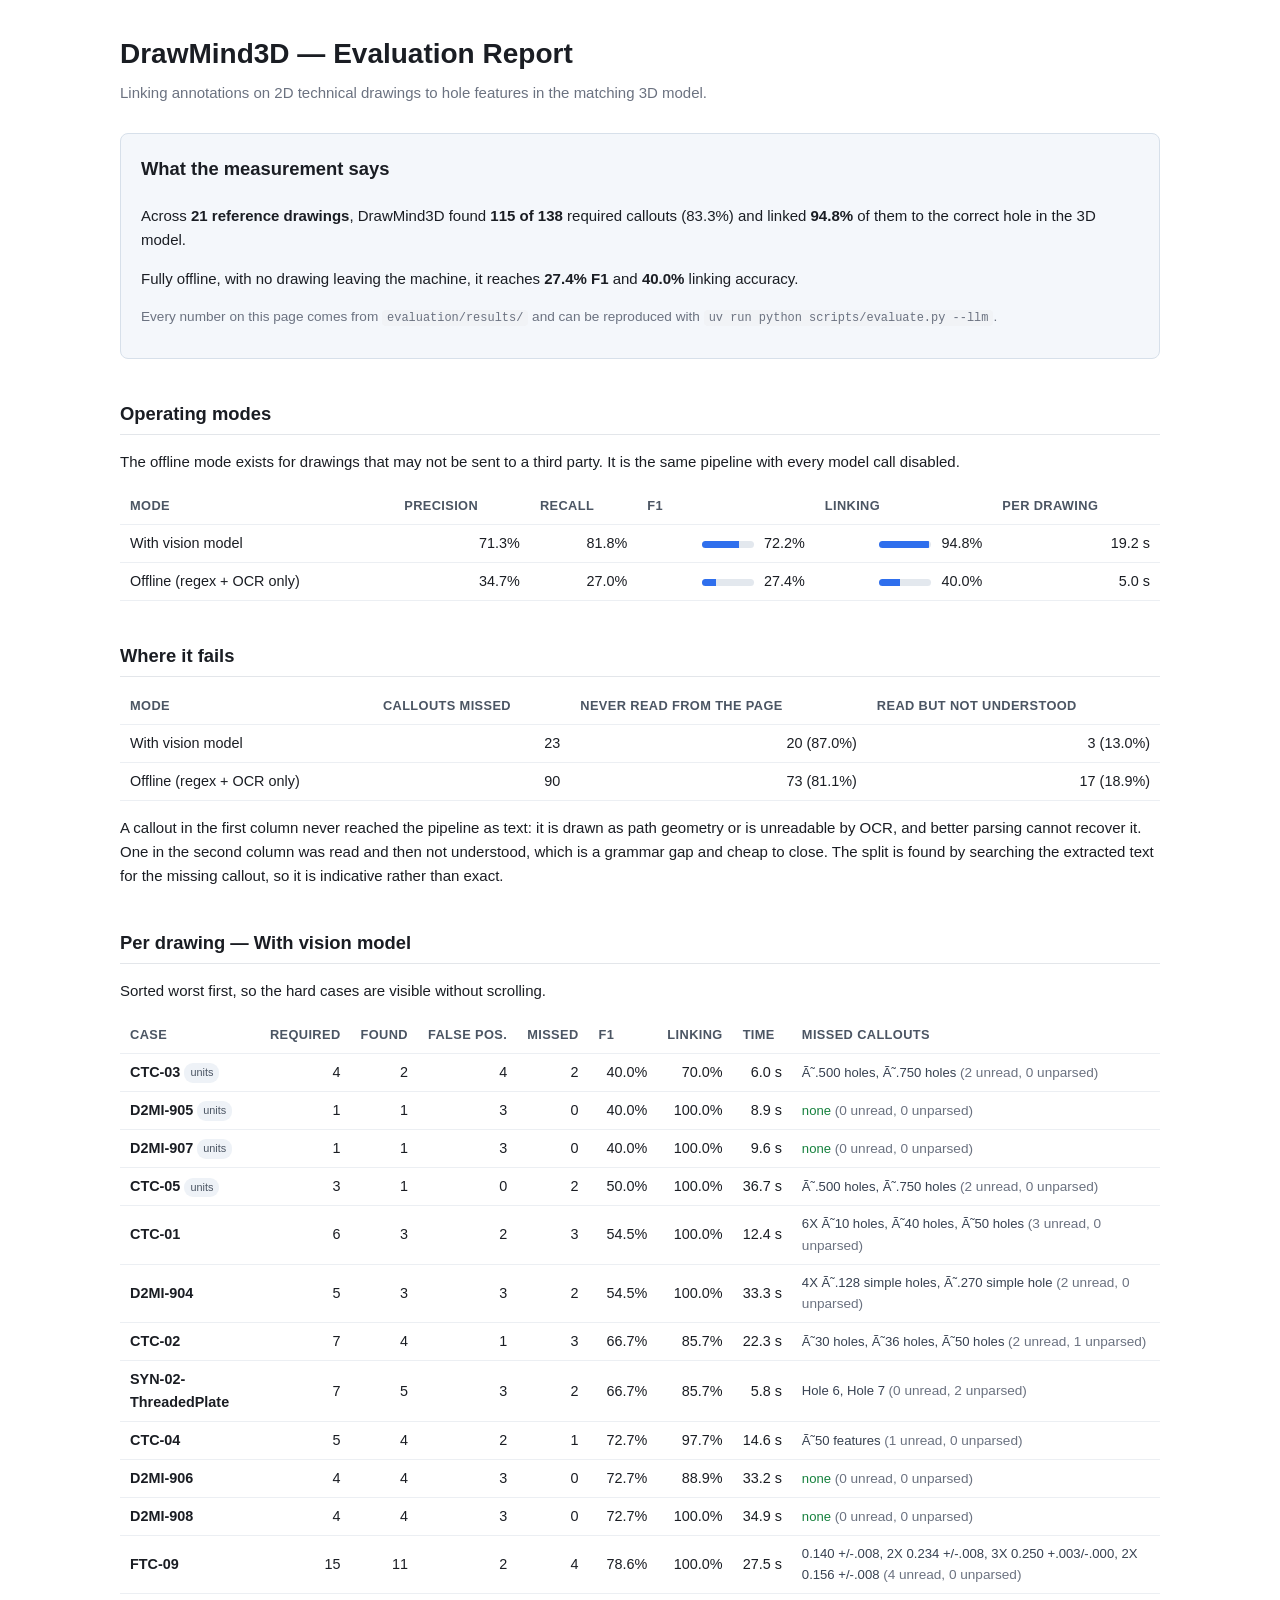
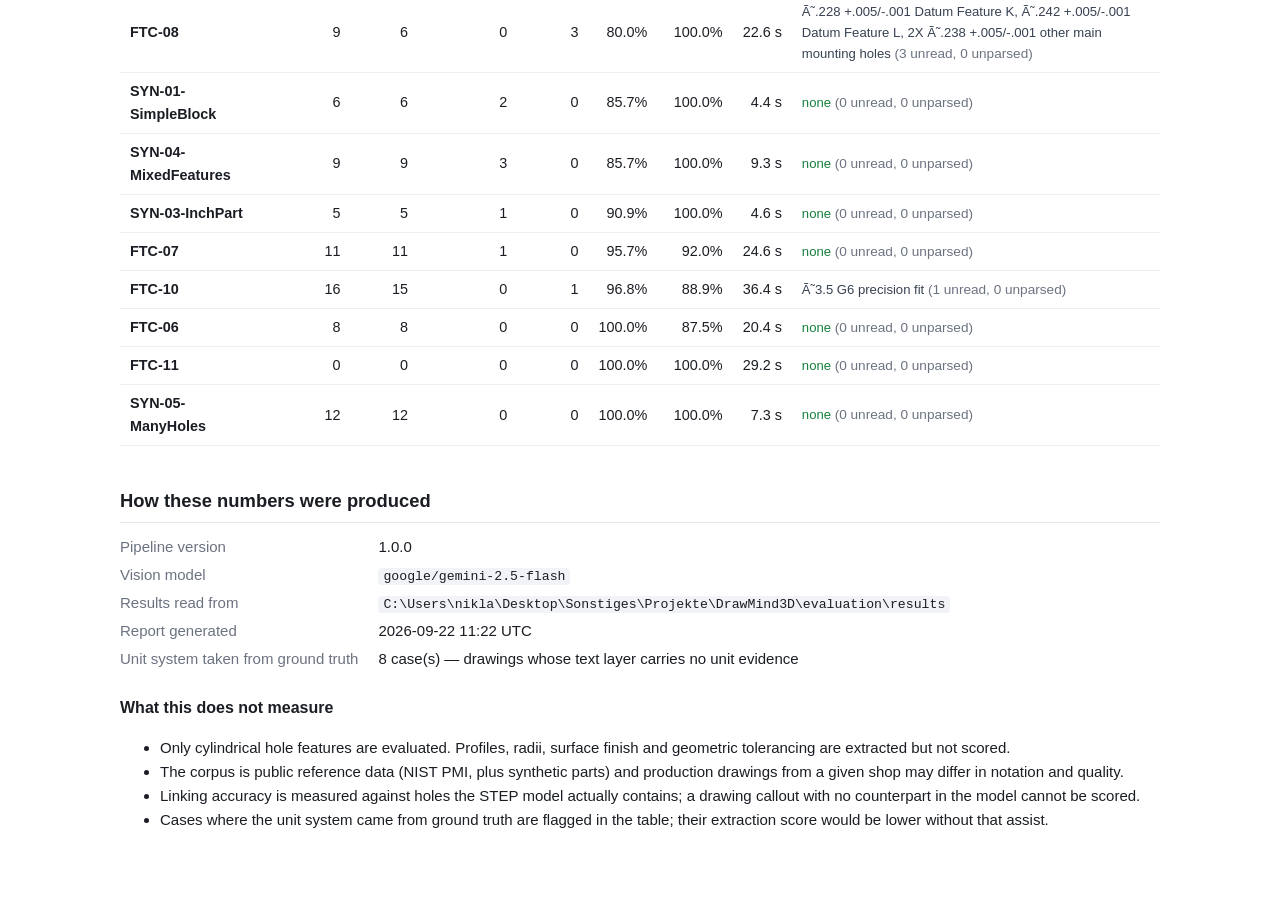
<file: evaluation/report.html>
<!doctype html>
<html lang="en">
<head>
<meta charset="utf-8">
<meta name="viewport" content="width=device-width, initial-scale=1">
<title>DrawMind3D Evaluation Report</title>
<style>
:root { color-scheme: light dark; }
* { box-sizing: border-box; }
body { font: 15px/1.6 -apple-system, "Segoe UI", Roboto, sans-serif;
       margin: 0 auto; max-width: 1080px; padding: 32px 20px 64px;
       color: #1a1d23; background: #fff; }
h1 { font-size: 1.75rem; margin: 0 0 4px; }
h2 { font-size: 1.15rem; margin: 40px 0 12px; padding-bottom: 6px;
     border-bottom: 1px solid #e3e6ea; }
h3 { font-size: 1rem; margin: 24px 0 8px; }
.sub { color: #6b7280; margin: 0 0 8px; }
.verdict { background: #f4f7fb; border: 1px solid #d7e0ea; border-radius: 8px;
           padding: 4px 20px 16px; margin-top: 28px; }
.verdict h2 { border: none; margin-top: 16px; }
table { border-collapse: collapse; width: 100%; font-size: 0.9rem; }
th, td { text-align: left; padding: 7px 10px; border-bottom: 1px solid #eceff3; }
th { font-weight: 600; color: #4b5563; font-size: 0.8rem; text-transform: uppercase;
     letter-spacing: 0.03em; }
td.num { text-align: right; white-space: nowrap; font-variant-numeric: tabular-nums; }
td.missed { font-size: 0.82rem; color: #374151; }
tbody tr:hover { background: #f8fafc; }
.bar { display: inline-block; width: 52px; height: 7px; border-radius: 4px;
       background: #e3e8ee; vertical-align: middle; margin-right: 6px; overflow: hidden; }
.bar-fill { display: block; height: 100%; background: #2f6fed; }
.muted { color: #6b7280; font-size: 0.85rem; }
.warn { background: #fff4e5; border-left: 3px solid #d97706; padding: 10px 14px;
        border-radius: 4px; }
.ok { color: #15803d; }
.flag { display: inline-block; font-size: 0.68rem; padding: 1px 6px; border-radius: 9px;
        background: #eef2f7; color: #4b5563; vertical-align: middle; cursor: help; }
.flag.bad { background: #fdeaea; color: #b91c1c; }
.scroll { overflow-x: auto; }
dl { display: grid; grid-template-columns: max-content 1fr; gap: 4px 20px; margin: 0; }
dt { color: #6b7280; }
dd { margin: 0; }
code { background: #f1f3f6; padding: 1px 5px; border-radius: 4px; font-size: 0.88em; }
@media (prefers-color-scheme: dark) {
  body { background: #14171c; color: #e6e8eb; }
  h2 { border-color: #2a2f38; }
  .verdict { background: #1a1f27; border-color: #2c333d; }
  th, td { border-color: #242932; }
  th { color: #9aa4b2; }
  tbody tr:hover { background: #1b2028; }
  .bar { background: #2a303a; }
  .muted, dt { color: #9aa4b2; }
  .flag { background: #232a34; color: #9aa4b2; }
  .flag.bad { background: #3a1f1f; color: #f87171; }
  .warn { background: #2e2314; border-left-color: #f59e0b; }
  code { background: #232a34; }
  .ok { color: #4ade80; }
}
@media print { body { max-width: none; } .verdict { background: none; } }
</style>
</head>
<body>
<h1>DrawMind3D &mdash; Evaluation Report</h1><p class="sub">Linking annotations on 2D technical drawings to hole features in the matching 3D model.</p>
    <section class="verdict">
      <h2>What the measurement says</h2>
      
      <p>Across <strong>21 reference drawings</strong>, DrawMind3D found
      <strong>115 of 138</strong> required callouts (83.3%) and linked
      <strong>94.8%</strong> of them to the correct hole in the 3D model.</p>
      <p>Fully offline, with no drawing leaving the machine, it reaches <strong>27.4% F1</strong> and <strong>40.0%</strong> linking accuracy.</p>
      <p class="muted">Every number on this page comes from
      <code>evaluation/results/</code> and can be reproduced with
      <code>uv run python scripts/evaluate.py --llm</code>.</p>
    </section>
    
    <section>
      <h2>Operating modes</h2>
      <p>The offline mode exists for drawings that may not be sent to a third party.
      It is the same pipeline with every model call disabled.</p>
      <table>
        <thead><tr><th>Mode</th><th>Precision</th><th>Recall</th><th>F1</th>
        <th>Linking</th><th>Per drawing</th></tr></thead>
        <tbody><tr>
              <td>With vision model</td>
              <td class="num">71.3%</td>
              <td class="num">81.8%</td>
              <td class="num"><span class="bar"><span class="bar-fill" style="width:72.2%"></span></span> 72.2%</td>
              <td class="num"><span class="bar"><span class="bar-fill" style="width:94.8%"></span></span> 94.8%</td>
              <td class="num">19.2 s</td>
            </tr><tr>
              <td>Offline (regex + OCR only)</td>
              <td class="num">34.7%</td>
              <td class="num">27.0%</td>
              <td class="num"><span class="bar"><span class="bar-fill" style="width:27.4%"></span></span> 27.4%</td>
              <td class="num"><span class="bar"><span class="bar-fill" style="width:40.0%"></span></span> 40.0%</td>
              <td class="num">5.0 s</td>
            </tr></tbody>
      </table>
    </section>
    <section><h2>Where it fails</h2>
        <table>
          <thead><tr><th>Mode</th><th>Callouts missed</th>
          <th>Never read from the page</th><th>Read but not understood</th></tr></thead>
          <tbody><tr>
              <td>With vision model</td>
              <td class="num">23</td>
              <td class="num">20 (87.0%)</td>
              <td class="num">3 (13.0%)</td>
            </tr><tr>
              <td>Offline (regex + OCR only)</td>
              <td class="num">90</td>
              <td class="num">73 (81.1%)</td>
              <td class="num">17 (18.9%)</td>
            </tr></tbody>
        </table>
        <p>A callout in the first column never reached the pipeline as text: it is drawn
        as path geometry or is unreadable by OCR, and better parsing cannot recover it.
        One in the second column was read and then not understood, which is a grammar gap
        and cheap to close. The split is found by searching the extracted text for the
        missing callout, so it is indicative rather than exact.</p>
        </section>
    <section>
      <h2>Per drawing &mdash; With vision model</h2>
      <p>Sorted worst first, so the hard cases are visible without scrolling.</p>
      <div class="scroll">
      <table>
        <thead><tr><th>Case</th><th>Required</th><th>Found</th><th>False&nbsp;pos.</th>
        <th>Missed</th><th>F1</th><th>Linking</th><th>Time</th><th>Missed callouts</th></tr></thead>
        <tbody><tr>
              <td><strong>CTC-03</strong> <span class='flag' title='Unit system taken from ground truth'>units</span></td>
              <td class="num">4</td>
              <td class="num">2</td>
              <td class="num">4</td>
              <td class="num">2</td>
              <td class="num">40.0%</td>
              <td class="num">70.0%</td>
              <td class="num">6.0 s</td>
              <td class="missed">Ã˜.500 holes, Ã˜.750 holes <span class="muted">(2 unread, 0 unparsed)</span></td>
            </tr><tr>
              <td><strong>D2MI-905</strong> <span class='flag' title='Unit system taken from ground truth'>units</span></td>
              <td class="num">1</td>
              <td class="num">1</td>
              <td class="num">3</td>
              <td class="num">0</td>
              <td class="num">40.0%</td>
              <td class="num">100.0%</td>
              <td class="num">8.9 s</td>
              <td class="missed"><span class='ok'>none</span> <span class="muted">(0 unread, 0 unparsed)</span></td>
            </tr><tr>
              <td><strong>D2MI-907</strong> <span class='flag' title='Unit system taken from ground truth'>units</span></td>
              <td class="num">1</td>
              <td class="num">1</td>
              <td class="num">3</td>
              <td class="num">0</td>
              <td class="num">40.0%</td>
              <td class="num">100.0%</td>
              <td class="num">9.6 s</td>
              <td class="missed"><span class='ok'>none</span> <span class="muted">(0 unread, 0 unparsed)</span></td>
            </tr><tr>
              <td><strong>CTC-05</strong> <span class='flag' title='Unit system taken from ground truth'>units</span></td>
              <td class="num">3</td>
              <td class="num">1</td>
              <td class="num">0</td>
              <td class="num">2</td>
              <td class="num">50.0%</td>
              <td class="num">100.0%</td>
              <td class="num">36.7 s</td>
              <td class="missed">Ã˜.500 holes, Ã˜.750 holes <span class="muted">(2 unread, 0 unparsed)</span></td>
            </tr><tr>
              <td><strong>CTC-01</strong> </td>
              <td class="num">6</td>
              <td class="num">3</td>
              <td class="num">2</td>
              <td class="num">3</td>
              <td class="num">54.5%</td>
              <td class="num">100.0%</td>
              <td class="num">12.4 s</td>
              <td class="missed">6X Ã˜10 holes, Ã˜40 holes, Ã˜50 holes <span class="muted">(3 unread, 0 unparsed)</span></td>
            </tr><tr>
              <td><strong>D2MI-904</strong> </td>
              <td class="num">5</td>
              <td class="num">3</td>
              <td class="num">3</td>
              <td class="num">2</td>
              <td class="num">54.5%</td>
              <td class="num">100.0%</td>
              <td class="num">33.3 s</td>
              <td class="missed">4X Ã˜.128 simple holes, Ã˜.270 simple hole <span class="muted">(2 unread, 0 unparsed)</span></td>
            </tr><tr>
              <td><strong>CTC-02</strong> </td>
              <td class="num">7</td>
              <td class="num">4</td>
              <td class="num">1</td>
              <td class="num">3</td>
              <td class="num">66.7%</td>
              <td class="num">85.7%</td>
              <td class="num">22.3 s</td>
              <td class="missed">Ã˜30 holes, Ã˜36 holes, Ã˜50 holes <span class="muted">(2 unread, 1 unparsed)</span></td>
            </tr><tr>
              <td><strong>SYN-02-ThreadedPlate</strong> </td>
              <td class="num">7</td>
              <td class="num">5</td>
              <td class="num">3</td>
              <td class="num">2</td>
              <td class="num">66.7%</td>
              <td class="num">85.7%</td>
              <td class="num">5.8 s</td>
              <td class="missed">Hole 6, Hole 7 <span class="muted">(0 unread, 2 unparsed)</span></td>
            </tr><tr>
              <td><strong>CTC-04</strong> </td>
              <td class="num">5</td>
              <td class="num">4</td>
              <td class="num">2</td>
              <td class="num">1</td>
              <td class="num">72.7%</td>
              <td class="num">97.7%</td>
              <td class="num">14.6 s</td>
              <td class="missed">Ã˜50 features <span class="muted">(1 unread, 0 unparsed)</span></td>
            </tr><tr>
              <td><strong>D2MI-906</strong> </td>
              <td class="num">4</td>
              <td class="num">4</td>
              <td class="num">3</td>
              <td class="num">0</td>
              <td class="num">72.7%</td>
              <td class="num">88.9%</td>
              <td class="num">33.2 s</td>
              <td class="missed"><span class='ok'>none</span> <span class="muted">(0 unread, 0 unparsed)</span></td>
            </tr><tr>
              <td><strong>D2MI-908</strong> </td>
              <td class="num">4</td>
              <td class="num">4</td>
              <td class="num">3</td>
              <td class="num">0</td>
              <td class="num">72.7%</td>
              <td class="num">100.0%</td>
              <td class="num">34.9 s</td>
              <td class="missed"><span class='ok'>none</span> <span class="muted">(0 unread, 0 unparsed)</span></td>
            </tr><tr>
              <td><strong>FTC-09</strong> </td>
              <td class="num">15</td>
              <td class="num">11</td>
              <td class="num">2</td>
              <td class="num">4</td>
              <td class="num">78.6%</td>
              <td class="num">100.0%</td>
              <td class="num">27.5 s</td>
              <td class="missed">0.140 +/-.008, 2X 0.234 +/-.008, 3X 0.250 +.003/-.000, 2X 0.156 +/-.008 <span class="muted">(4 unread, 0 unparsed)</span></td>
            </tr><tr>
              <td><strong>FTC-08</strong> </td>
              <td class="num">9</td>
              <td class="num">6</td>
              <td class="num">0</td>
              <td class="num">3</td>
              <td class="num">80.0%</td>
              <td class="num">100.0%</td>
              <td class="num">22.6 s</td>
              <td class="missed">Ã˜.228 +.005/-.001 Datum Feature K, Ã˜.242 +.005/-.001 Datum Feature L, 2X Ã˜.238 +.005/-.001 other main mounting holes <span class="muted">(3 unread, 0 unparsed)</span></td>
            </tr><tr>
              <td><strong>SYN-01-SimpleBlock</strong> </td>
              <td class="num">6</td>
              <td class="num">6</td>
              <td class="num">2</td>
              <td class="num">0</td>
              <td class="num">85.7%</td>
              <td class="num">100.0%</td>
              <td class="num">4.4 s</td>
              <td class="missed"><span class='ok'>none</span> <span class="muted">(0 unread, 0 unparsed)</span></td>
            </tr><tr>
              <td><strong>SYN-04-MixedFeatures</strong> </td>
              <td class="num">9</td>
              <td class="num">9</td>
              <td class="num">3</td>
              <td class="num">0</td>
              <td class="num">85.7%</td>
              <td class="num">100.0%</td>
              <td class="num">9.3 s</td>
              <td class="missed"><span class='ok'>none</span> <span class="muted">(0 unread, 0 unparsed)</span></td>
            </tr><tr>
              <td><strong>SYN-03-InchPart</strong> </td>
              <td class="num">5</td>
              <td class="num">5</td>
              <td class="num">1</td>
              <td class="num">0</td>
              <td class="num">90.9%</td>
              <td class="num">100.0%</td>
              <td class="num">4.6 s</td>
              <td class="missed"><span class='ok'>none</span> <span class="muted">(0 unread, 0 unparsed)</span></td>
            </tr><tr>
              <td><strong>FTC-07</strong> </td>
              <td class="num">11</td>
              <td class="num">11</td>
              <td class="num">1</td>
              <td class="num">0</td>
              <td class="num">95.7%</td>
              <td class="num">92.0%</td>
              <td class="num">24.6 s</td>
              <td class="missed"><span class='ok'>none</span> <span class="muted">(0 unread, 0 unparsed)</span></td>
            </tr><tr>
              <td><strong>FTC-10</strong> </td>
              <td class="num">16</td>
              <td class="num">15</td>
              <td class="num">0</td>
              <td class="num">1</td>
              <td class="num">96.8%</td>
              <td class="num">88.9%</td>
              <td class="num">36.4 s</td>
              <td class="missed">Ã˜3.5 G6 precision fit <span class="muted">(1 unread, 0 unparsed)</span></td>
            </tr><tr>
              <td><strong>FTC-06</strong> </td>
              <td class="num">8</td>
              <td class="num">8</td>
              <td class="num">0</td>
              <td class="num">0</td>
              <td class="num">100.0%</td>
              <td class="num">87.5%</td>
              <td class="num">20.4 s</td>
              <td class="missed"><span class='ok'>none</span> <span class="muted">(0 unread, 0 unparsed)</span></td>
            </tr><tr>
              <td><strong>FTC-11</strong> </td>
              <td class="num">0</td>
              <td class="num">0</td>
              <td class="num">0</td>
              <td class="num">0</td>
              <td class="num">100.0%</td>
              <td class="num">100.0%</td>
              <td class="num">29.2 s</td>
              <td class="missed"><span class='ok'>none</span> <span class="muted">(0 unread, 0 unparsed)</span></td>
            </tr><tr>
              <td><strong>SYN-05-ManyHoles</strong> </td>
              <td class="num">12</td>
              <td class="num">12</td>
              <td class="num">0</td>
              <td class="num">0</td>
              <td class="num">100.0%</td>
              <td class="num">100.0%</td>
              <td class="num">7.3 s</td>
              <td class="missed"><span class='ok'>none</span> <span class="muted">(0 unread, 0 unparsed)</span></td>
            </tr></tbody>
      </table>
      </div>
    </section>
    
    <section>
      <h2>How these numbers were produced</h2>
      <dl>
        <dt>Pipeline version</dt><dd>1.0.0</dd>
        <dt>Vision model</dt><dd><code>google/gemini-2.5-flash</code></dd>
        <dt>Results read from</dt><dd><code>C:\Users\nikla\Desktop\Sonstiges\Projekte\DrawMind3D\evaluation\results</code></dd>
        <dt>Report generated</dt><dd>2026-09-22 11:22 UTC</dd>
        <dt>Unit system taken from ground truth</dt>
        <dd>8 case(s) &mdash; drawings whose text layer carries no unit evidence</dd>
      </dl>
      <h3>What this does not measure</h3>
      <ul>
        <li>Only cylindrical hole features are evaluated. Profiles, radii, surface finish
        and geometric tolerancing are extracted but not scored.</li>
        <li>The corpus is public reference data (NIST PMI, plus synthetic parts) and
        production drawings from a given shop may differ in notation and quality.</li>
        <li>Linking accuracy is measured against holes the STEP model actually contains;
        a drawing callout with no counterpart in the model cannot be scored.</li>
        <li>Cases where the unit system came from ground truth are flagged in the table;
        their extraction score would be lower without that assist.</li>
      </ul>
    </section>
    
</body>
</html>
</file>
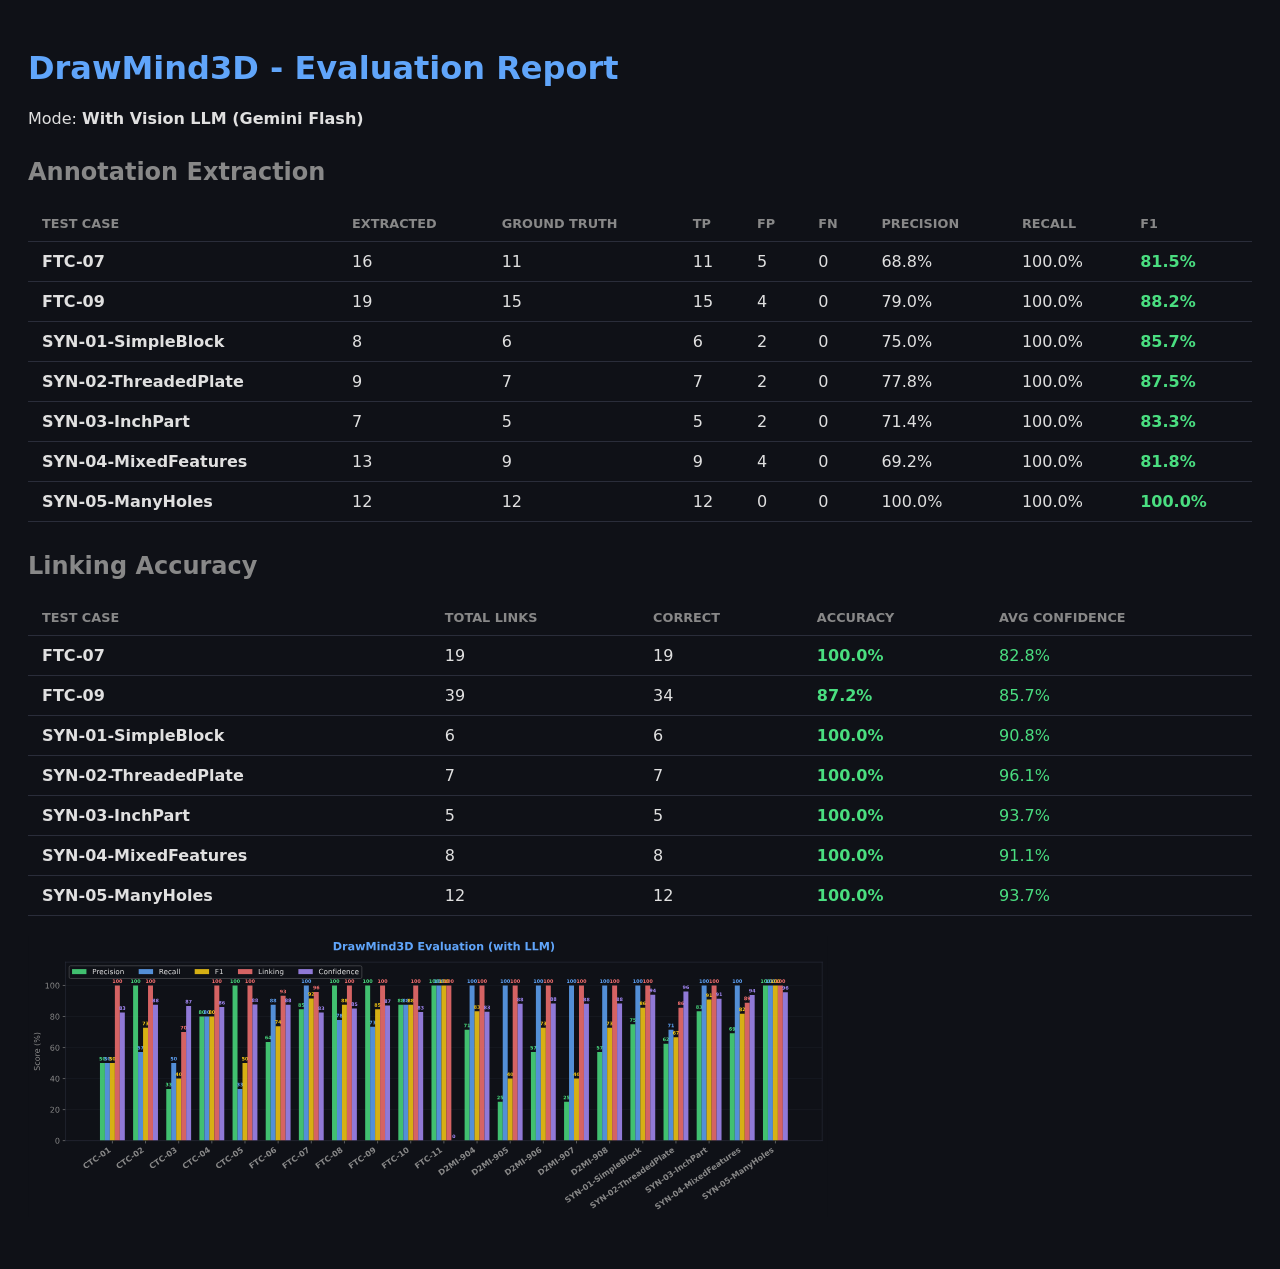
<file: data/evaluation/evaluation_llm.html>
<!DOCTYPE html>
<html><head><meta charset="UTF-8"><title>DrawMind3D Evaluation</title>
<style>
body { background: #0f1117; color: #e0e0e0; font-family: -apple-system, system-ui, sans-serif; padding: 20px; }
h1 { color: #60a5fa; }
h2 { color: #888; margin-top: 30px; }
table { border-collapse: collapse; width: 100%; margin: 16px 0; }
th, td { padding: 10px 14px; text-align: left; border-bottom: 1px solid #2a2d3a; }
th { color: #888; font-size: 0.8rem; text-transform: uppercase; }
.good { color: #4ade80; }
.mid { color: #facc15; }
.low { color: #f87171; }
.chart-container { margin: 20px 0; }
</style></head><body>
<h1>DrawMind3D - Evaluation Report</h1>
<p>Mode: <strong>With Vision LLM (Gemini Flash)</strong></p>

<h2>Annotation Extraction</h2>
<table>
<tr><th>Test Case</th><th>Extracted</th><th>Ground Truth</th><th>TP</th><th>FP</th><th>FN</th><th>Precision</th><th>Recall</th><th>F1</th></tr>
<tr>
<td><strong>FTC-07</strong></td>
<td>16</td><td>11</td>
<td>11</td><td>5</td><td>0</td>
<td>68.8%</td><td>100.0%</td>
<td class="good"><strong>81.5%</strong></td>
</tr>
<tr>
<td><strong>FTC-09</strong></td>
<td>19</td><td>15</td>
<td>15</td><td>4</td><td>0</td>
<td>79.0%</td><td>100.0%</td>
<td class="good"><strong>88.2%</strong></td>
</tr>
<tr>
<td><strong>SYN-01-SimpleBlock</strong></td>
<td>8</td><td>6</td>
<td>6</td><td>2</td><td>0</td>
<td>75.0%</td><td>100.0%</td>
<td class="good"><strong>85.7%</strong></td>
</tr>
<tr>
<td><strong>SYN-02-ThreadedPlate</strong></td>
<td>9</td><td>7</td>
<td>7</td><td>2</td><td>0</td>
<td>77.8%</td><td>100.0%</td>
<td class="good"><strong>87.5%</strong></td>
</tr>
<tr>
<td><strong>SYN-03-InchPart</strong></td>
<td>7</td><td>5</td>
<td>5</td><td>2</td><td>0</td>
<td>71.4%</td><td>100.0%</td>
<td class="good"><strong>83.3%</strong></td>
</tr>
<tr>
<td><strong>SYN-04-MixedFeatures</strong></td>
<td>13</td><td>9</td>
<td>9</td><td>4</td><td>0</td>
<td>69.2%</td><td>100.0%</td>
<td class="good"><strong>81.8%</strong></td>
</tr>
<tr>
<td><strong>SYN-05-ManyHoles</strong></td>
<td>12</td><td>12</td>
<td>12</td><td>0</td><td>0</td>
<td>100.0%</td><td>100.0%</td>
<td class="good"><strong>100.0%</strong></td>
</tr>
</table>
<h2>Linking Accuracy</h2>
<table>
<tr><th>Test Case</th><th>Total Links</th><th>Correct</th><th>Accuracy</th><th>Avg Confidence</th></tr>
<tr>
<td><strong>FTC-07</strong></td>
<td>19</td><td>19</td>
<td class="good"><strong>100.0%</strong></td>
<td class="good">82.8%</td>
</tr>
<tr>
<td><strong>FTC-09</strong></td>
<td>39</td><td>34</td>
<td class="good"><strong>87.2%</strong></td>
<td class="good">85.7%</td>
</tr>
<tr>
<td><strong>SYN-01-SimpleBlock</strong></td>
<td>6</td><td>6</td>
<td class="good"><strong>100.0%</strong></td>
<td class="good">90.8%</td>
</tr>
<tr>
<td><strong>SYN-02-ThreadedPlate</strong></td>
<td>7</td><td>7</td>
<td class="good"><strong>100.0%</strong></td>
<td class="good">96.1%</td>
</tr>
<tr>
<td><strong>SYN-03-InchPart</strong></td>
<td>5</td><td>5</td>
<td class="good"><strong>100.0%</strong></td>
<td class="good">93.7%</td>
</tr>
<tr>
<td><strong>SYN-04-MixedFeatures</strong></td>
<td>8</td><td>8</td>
<td class="good"><strong>100.0%</strong></td>
<td class="good">91.1%</td>
</tr>
<tr>
<td><strong>SYN-05-ManyHoles</strong></td>
<td>12</td><td>12</td>
<td class="good"><strong>100.0%</strong></td>
<td class="good">93.7%</td>
</tr>
</table>
<div class="chart-container">
<img src="evaluation_chart_llm.svg" width="800" alt="Evaluation Chart">
</div>
</body></html>
</file>
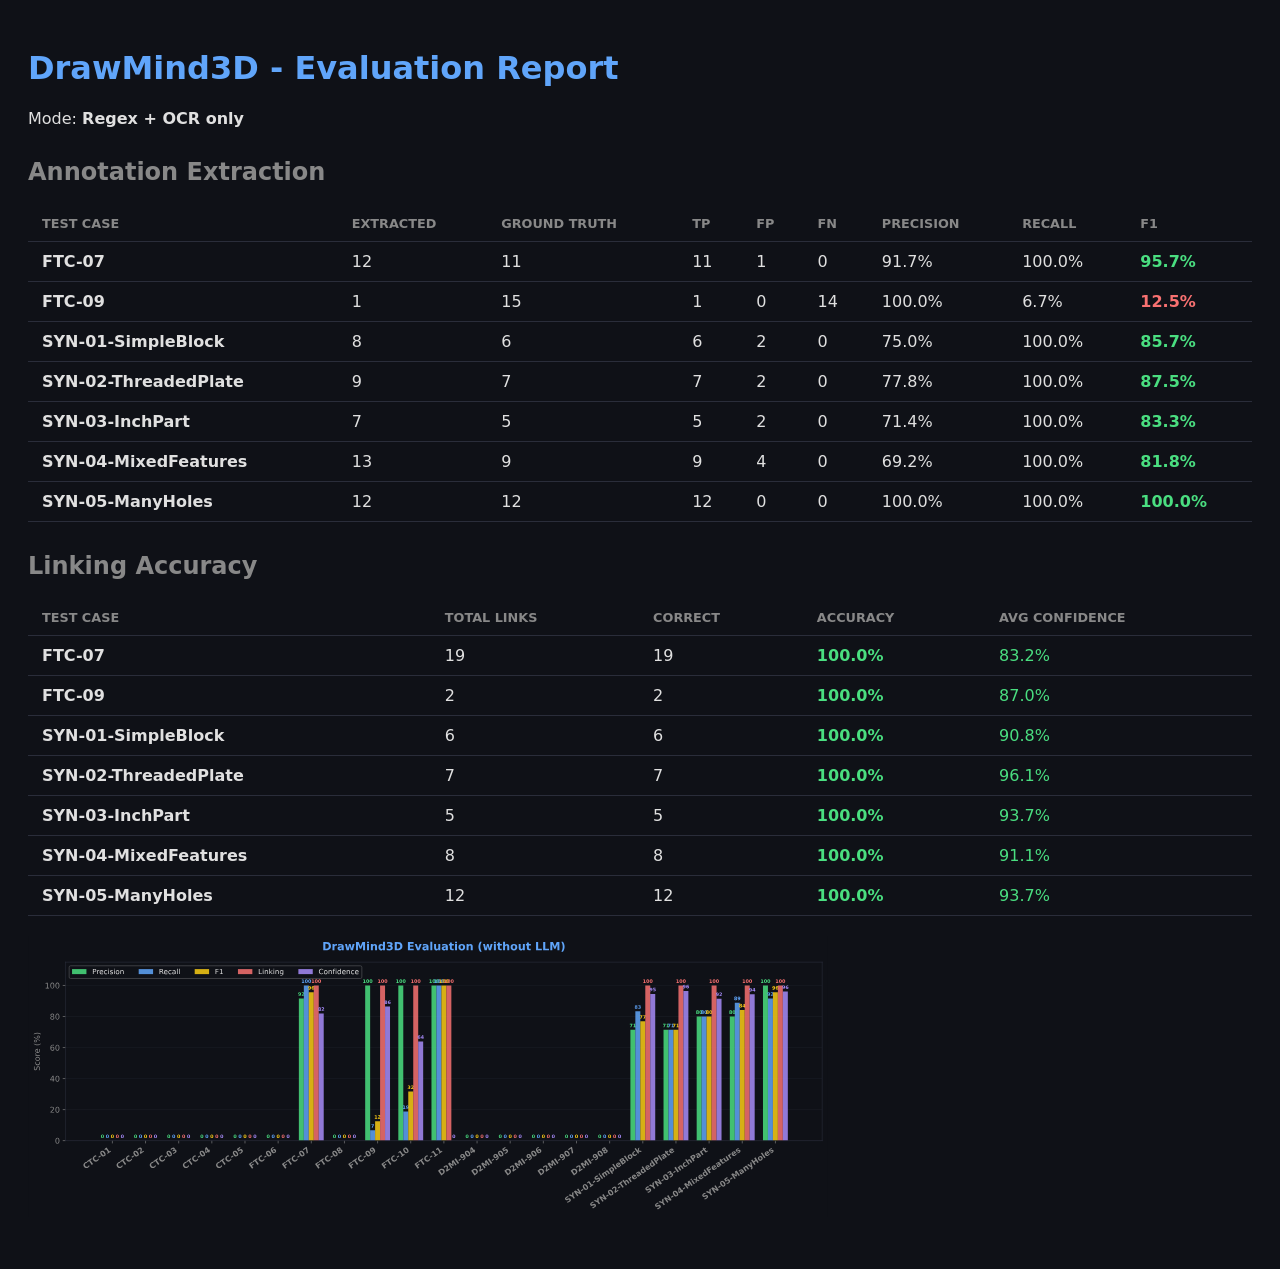
<file: data/evaluation/evaluation_nollm.html>
<!DOCTYPE html>
<html><head><meta charset="UTF-8"><title>DrawMind3D Evaluation</title>
<style>
body { background: #0f1117; color: #e0e0e0; font-family: -apple-system, system-ui, sans-serif; padding: 20px; }
h1 { color: #60a5fa; }
h2 { color: #888; margin-top: 30px; }
table { border-collapse: collapse; width: 100%; margin: 16px 0; }
th, td { padding: 10px 14px; text-align: left; border-bottom: 1px solid #2a2d3a; }
th { color: #888; font-size: 0.8rem; text-transform: uppercase; }
.good { color: #4ade80; }
.mid { color: #facc15; }
.low { color: #f87171; }
.chart-container { margin: 20px 0; }
</style></head><body>
<h1>DrawMind3D - Evaluation Report</h1>
<p>Mode: <strong>Regex + OCR only</strong></p>

<h2>Annotation Extraction</h2>
<table>
<tr><th>Test Case</th><th>Extracted</th><th>Ground Truth</th><th>TP</th><th>FP</th><th>FN</th><th>Precision</th><th>Recall</th><th>F1</th></tr>
<tr>
<td><strong>FTC-07</strong></td>
<td>12</td><td>11</td>
<td>11</td><td>1</td><td>0</td>
<td>91.7%</td><td>100.0%</td>
<td class="good"><strong>95.7%</strong></td>
</tr>
<tr>
<td><strong>FTC-09</strong></td>
<td>1</td><td>15</td>
<td>1</td><td>0</td><td>14</td>
<td>100.0%</td><td>6.7%</td>
<td class="low"><strong>12.5%</strong></td>
</tr>
<tr>
<td><strong>SYN-01-SimpleBlock</strong></td>
<td>8</td><td>6</td>
<td>6</td><td>2</td><td>0</td>
<td>75.0%</td><td>100.0%</td>
<td class="good"><strong>85.7%</strong></td>
</tr>
<tr>
<td><strong>SYN-02-ThreadedPlate</strong></td>
<td>9</td><td>7</td>
<td>7</td><td>2</td><td>0</td>
<td>77.8%</td><td>100.0%</td>
<td class="good"><strong>87.5%</strong></td>
</tr>
<tr>
<td><strong>SYN-03-InchPart</strong></td>
<td>7</td><td>5</td>
<td>5</td><td>2</td><td>0</td>
<td>71.4%</td><td>100.0%</td>
<td class="good"><strong>83.3%</strong></td>
</tr>
<tr>
<td><strong>SYN-04-MixedFeatures</strong></td>
<td>13</td><td>9</td>
<td>9</td><td>4</td><td>0</td>
<td>69.2%</td><td>100.0%</td>
<td class="good"><strong>81.8%</strong></td>
</tr>
<tr>
<td><strong>SYN-05-ManyHoles</strong></td>
<td>12</td><td>12</td>
<td>12</td><td>0</td><td>0</td>
<td>100.0%</td><td>100.0%</td>
<td class="good"><strong>100.0%</strong></td>
</tr>
</table>
<h2>Linking Accuracy</h2>
<table>
<tr><th>Test Case</th><th>Total Links</th><th>Correct</th><th>Accuracy</th><th>Avg Confidence</th></tr>
<tr>
<td><strong>FTC-07</strong></td>
<td>19</td><td>19</td>
<td class="good"><strong>100.0%</strong></td>
<td class="good">83.2%</td>
</tr>
<tr>
<td><strong>FTC-09</strong></td>
<td>2</td><td>2</td>
<td class="good"><strong>100.0%</strong></td>
<td class="good">87.0%</td>
</tr>
<tr>
<td><strong>SYN-01-SimpleBlock</strong></td>
<td>6</td><td>6</td>
<td class="good"><strong>100.0%</strong></td>
<td class="good">90.8%</td>
</tr>
<tr>
<td><strong>SYN-02-ThreadedPlate</strong></td>
<td>7</td><td>7</td>
<td class="good"><strong>100.0%</strong></td>
<td class="good">96.1%</td>
</tr>
<tr>
<td><strong>SYN-03-InchPart</strong></td>
<td>5</td><td>5</td>
<td class="good"><strong>100.0%</strong></td>
<td class="good">93.7%</td>
</tr>
<tr>
<td><strong>SYN-04-MixedFeatures</strong></td>
<td>8</td><td>8</td>
<td class="good"><strong>100.0%</strong></td>
<td class="good">91.1%</td>
</tr>
<tr>
<td><strong>SYN-05-ManyHoles</strong></td>
<td>12</td><td>12</td>
<td class="good"><strong>100.0%</strong></td>
<td class="good">93.7%</td>
</tr>
</table>
<div class="chart-container">
<img src="evaluation_chart_nollm.svg" width="800" alt="Evaluation Chart">
</div>
</body></html>
</file>
